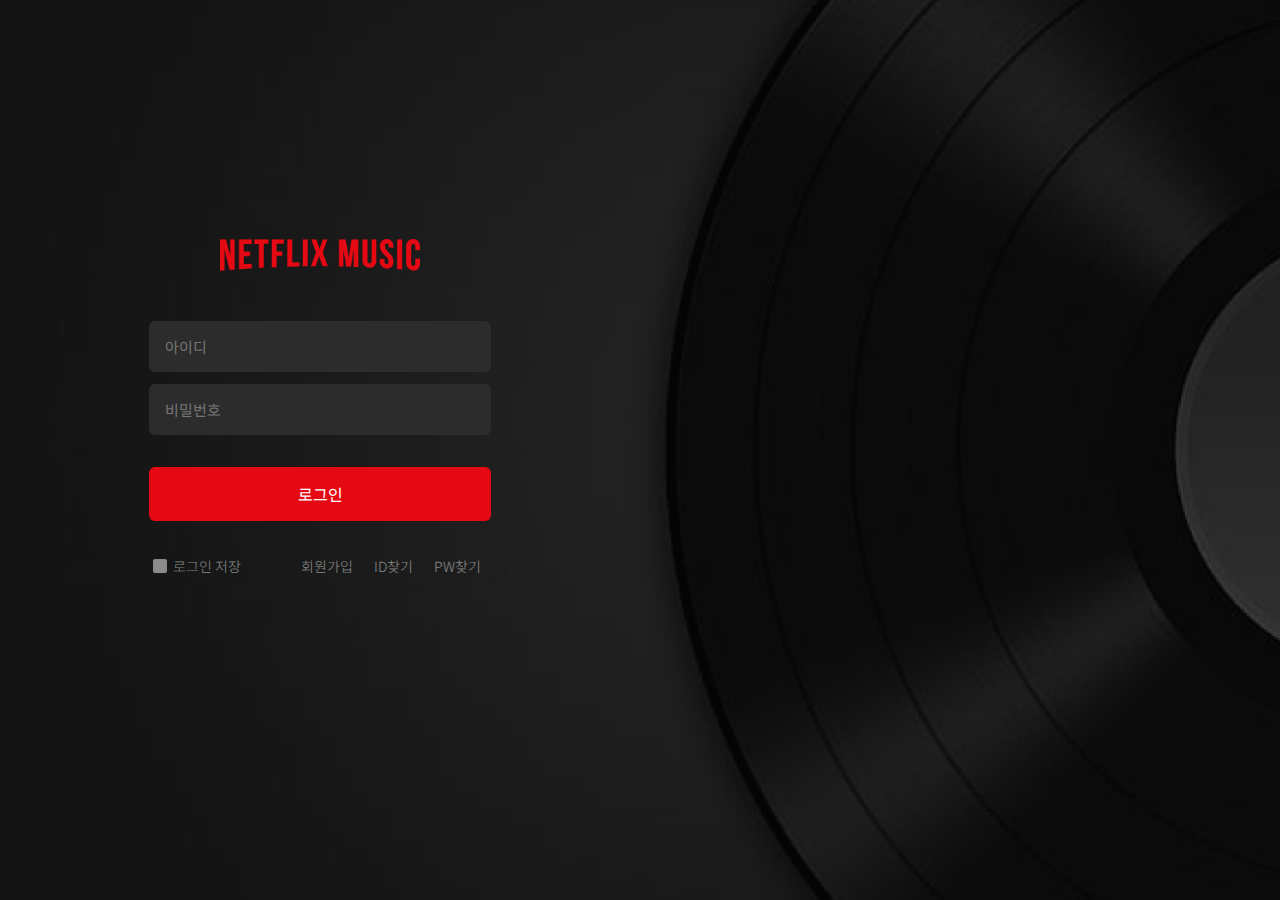
<file: index.html>
<!DOCTYPE html>
<html lang="en">
  <head>
    <meta charset="UTF-8" />
    <meta http-equiv="X-UA-Compatible" content="IE=edge" />
    <meta name="viewport" content="width=device-width, initial-scale=1.0" />
    <title>Netflix Music</title>
    
    <!-- Open Graph -->
    <meta property="og:type" content="website" />
    <meta property="og:site_name" content="Netflix Music" />
    <meta property="og:title" content="Netflix Music" />
    <meta property="og:description" content="넷플릭스 음악 시장에 도전하다" />
    <meta property="og:image" content="./favicon.png" />
    <meta property="og:url" content="" />
    <!-- Twitter Card -->
    <meta property="twitter:type" content="website" />
    <meta property="twiter:sitename" content="Netflix Music" />
    <meta property="twitter:title" content="Netflix Music"/>
    <meta property="twitter:description" content="넷플릭스 음악 시장에 도전하다" />
    <meta property="twitter:image" content="./favicon.png" />
    <meta property="twitter:url" content="" />
    
    <!-- ICONS -->
    <link
      rel="stylesheet"
      href="https://fonts.googleapis.com/css2?family=Material+Symbols+Outlined:opsz,wght,FILL,GRAD@48,400,1,0"
    />
    
    <!-- Jquery -->
    <script defer src="https://code.jquery.com/jquery-3.6.3.js" integrity="sha256-nQLuAZGRRcILA+6dMBOvcRh5Pe310sBpanc6+QBmyVM=" crossorigin="anonymous"> </script>
    <!-- login js -->
    <script defer src="./js/login.js"></script>
    <!-- main css -->
    <link rel="stylesheet" href="./scss/style.css" />
    <link rel="stylesheet" href="./scss/media.css" />
    <!-- favicon -->
    <link rel="icon" href="./favicon.png" />
    
  </head>


  <body>
  <!-- section -->
  <div class="login-wrap">
    <div class="left">
      <div class="login-box">
        <img src="./img/netflix_logo/nav_logo/netflixMusic_logo@2x.png" alt=""/>
        <input type="email" placeholder="아이디" class="login-id" />
        <br/>
        <input type="password" placeholder="비밀번호" class="login-pw" />
        <div class="allText"></div>
        <input type="submit" class="login-btn" value="로그인"/>
        <div class="login-checkBox">
          <p>
            <input type="checkbox" id="check1">
            <label for="check1"></label>
            <label for="check1" id="check-text">로그인 저장</label>
          </p>
          <div class="join">
            <a href="./join.html" class="join-href">
              회원가입
            </a>
            <a href="javiscrip:void(0)" class="join-href">
              ID찾기
            </a>
            <a href="javiscrip:void(0)" class="join-href">
              PW찾기
            </a>
          </div>
        </div>
        
        <!-- <div class="login-text">
          <span>Netflix Music 회원이 아닌가요?</span>
          <a href="#">지금 가입하기</a>
        </div> -->
      </div>
    </div>
    <div class="right"></div>
  </div>
  </body>
</html>
</file>
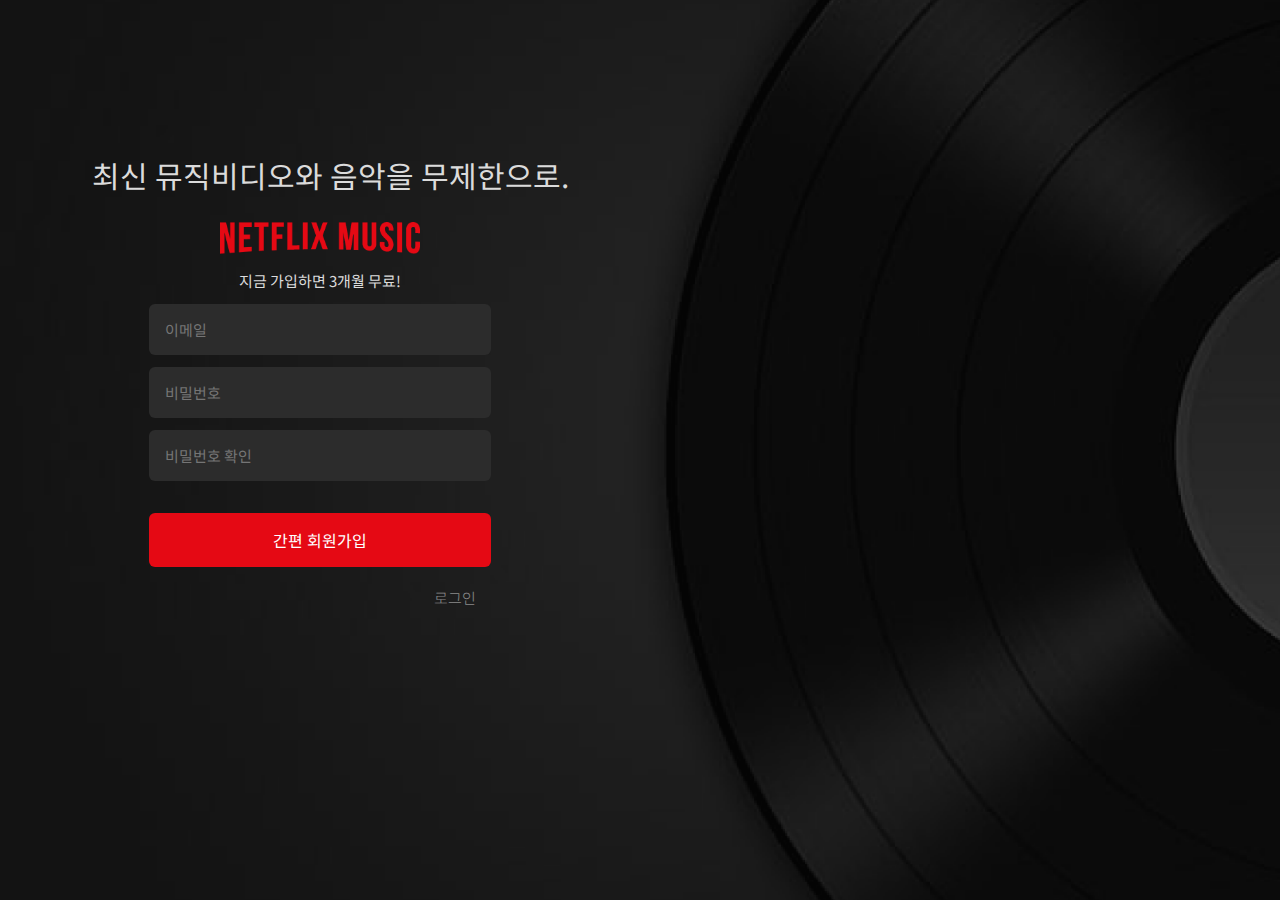
<file: join.html>
<!DOCTYPE html>
<html lang="en">
  <head>
    <meta charset="UTF-8" />
    <meta http-equiv="X-UA-Compatible" content="IE=edge" />
    <meta name="viewport" content="width=device-width, initial-scale=1.0" />
    <title>Netflix Music</title>

    <link rel="icon" href="./favicon.png" />
    <!-- Jquery -->
    <script defer src="https://code.jquery.com/jquery-3.6.3.js" integrity="sha256-nQLuAZGRRcILA+6dMBOvcRh5Pe310sBpanc6+QBmyVM=" crossorigin="anonymous"> </script>
    <!-- ICONS -->
    <link
      rel="stylesheet"
      href="https://fonts.googleapis.com/css2?family=Material+Symbols+Outlined:opsz,wght,FILL,GRAD@48,400,1,0"
    />
    <!-- BOOTSTRAP -->
    <link href="https://cdn.jsdelivr.net/npm/bootstrap@5.3.0-alpha1/dist/css/bootstrap.min.css" rel="stylesheet" integrity="sha384-GLhlTQ8iRABdZLl6O3oVMWSktQOp6b7In1Zl3/Jr59b6EGGoI1aFkw7cmDA6j6gD" crossorigin="anonymous">
    <script defer src="https://cdn.jsdelivr.net/npm/bootstrap@5.3.0-alpha1/dist/js/bootstrap.bundle.min.js" integrity="sha384-w76AqPfDkMBDXo30jS1Sgez6pr3x5MlQ1ZAGC+nuZB+EYdgRZgiwxhTBTkF7CXvN" crossorigin="anonymous"></script>
    <!-- login js -->
    <script defer src="./js/join.js"></script>


    <!-- main css -->
    <link rel="stylesheet" href="./scss/style.css" />
    <link rel="stylesheet" href="./scss/media.css" />
    <link rel="stylesheet" href="./scss/joinMedia.css" />

  </head>
  <body>
  <!-- section -->
  <div class="login-wrap">
    <div class="left">
      <p class="join-title">최신 뮤직비디오와 음악을 무제한으로.</p>
      <p class="join-ad">지금 가입하면 3개월 무료!</p>
      <div class="login-box">
    
       <form id="join-form">
        <img src="./img/netflix_logo/nav_logo/netflixMusic_logo@2x.png" alt=""/>
        <input type="email" placeholder="이메일" class="login-id" name="id"/>
        <br/>
        <input type="password" placeholder="비밀번호" class="login-pw" id="password__input" name="password"/>
        <br/>
        <input type="password" placeholder="비밀번호 확인" class="login-pw" id="password__check" name="password2"/>

        <div class="allText"></div>


        <input type="submit" class="login-btn" id= "join__confirm" value="간편 회원가입"/>

       </form> 
        
       
        <div class="login-checkBox">
          <a href="./login.html" class="return-login">
            로그인
          </a>
        </div>
        
        <!-- <div class="login-text">
          <span>Netflix Music 회원이 아닌가요?</span>
          <a href="#">지금 가입하기</a>
        </div> -->
      </div>
    </div>
    <div class="right"></div>
  </div>

    <!-- modal wrong pw -->
    <div id="pw_modal-wrongPw" class="pw__modal">
      <div class="pw_modal-window">
        <div class="pw_content">
            <div class="info-sub password-miss">
             비밀번호가 일치하지 않습니다.
            </div>
            <div class="detail-button pwMissBtn">
              <a class="modalTrack-PlayBtn rePassword" href="./join.html">다시 입력</a>
            </div>
        </div>
      </div>
    </div>

    <!-- modal empty -->
    <div id="pw_modal-empty" class="pw__modal">
      <div class="pw_modal-window">
        <div class="pw_content">
            <div class="info-sub password-miss">
             필수 정보를 모두 입력해 주세요.
            </div>
            <div class="detail-button pwMissBtn">
              <a class="modalTrack-PlayBtn rePassword" href="./join.html">다시 입력</a>
            </div>
        </div>
      </div>
    </div>

    <!-- modal empty -->
    <div id="pw_modal-wrongEmail" class="pw__modal">
      <div class="pw_modal-window">
        <div class="pw_content">
            <div class="info-sub password-miss">
             이메일 형식이 잘못 되었습니다.
            </div>
            <div class="detail-button pwMissBtn">
              <a class="modalTrack-PlayBtn rePassword" href="./join.html">다시 입력</a>
            </div>
        </div>
      </div>
    </div>

     <!-- modal confirm -->
     <div id="pw_modal-joinConfirm" class="pw__modal">
      <div class="pw_modal-window">
        <div class="pw_content">
            <div class="info-sub password-miss">
             가입이 완료되셨습니다.
            </div>
            <div class="detail-button pwMissBtn">
              <a class="modalTrack-PlayBtn rePassword" href="./login.html">로그인</a>
            </div>
        </div>
      </div>
    </div>

  </body>
</html>
</file>
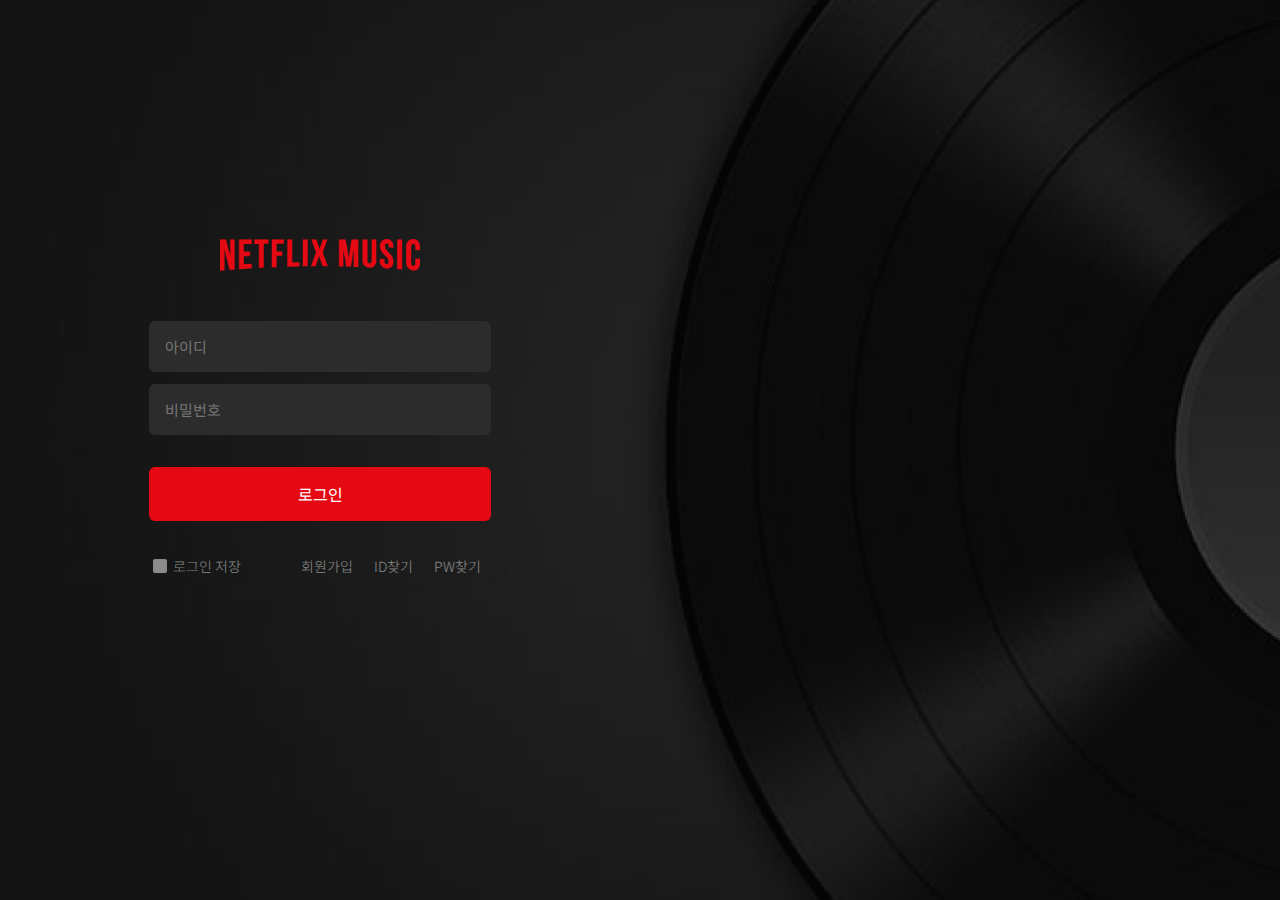
<file: login.html>
<!DOCTYPE html>
<html lang="en">
  <head>
    <meta charset="UTF-8" />
    <meta http-equiv="X-UA-Compatible" content="IE=edge" />
    <meta name="viewport" content="width=device-width, initial-scale=1.0" />
    <title>Netflix Music</title>
    <!-- ICONS -->
    <link
      rel="stylesheet"
      href="https://fonts.googleapis.com/css2?family=Material+Symbols+Outlined:opsz,wght,FILL,GRAD@48,400,1,0"
    />
    <!-- login js -->
    <script defer src="./js/login.js"></script>
    <!-- main css -->
    <link rel="stylesheet" href="./scss/style.css" />
    <link rel="stylesheet" href="./scss/media.css" />
    <link rel="icon" href="./favicon.png" />
    
  </head>


  <body>
  <!-- section -->
  <div class="login-wrap">
    <div class="left">
      <div class="login-box">
        <img src="./img/netflix_logo/nav_logo/netflixMusic_logo@2x.png" alt=""/>
        <input type="email" placeholder="아이디" class="login-id" />
        <br/>
        <input type="password" placeholder="비밀번호" class="login-pw" />
        <div class="allText"></div>
        <input type="submit" class="login-btn" value="로그인"/>
        <div class="login-checkBox">
          <p>
            <input type="checkbox" id="check1">
            <label for="check1"></label>
            <label for="check1" id="check-text">로그인 저장</label>
          </p>
          <div class="join">
            <a href="./join.html" class="join-href">
              회원가입
            </a>
            <a href="javiscrip:void(0)" class="join-href">
              ID찾기
            </a>
            <a href="javiscrip:void(0)" class="join-href">
              PW찾기
            </a>
          </div>
        </div>
        
        <!-- <div class="login-text">
          <span>Netflix Music 회원이 아닌가요?</span>
          <a href="#">지금 가입하기</a>
        </div> -->
      </div>
    </div>
    <div class="right"></div>
  </div>
  </body>
</html>
</file>
<file: scss/style.css>
@charset "UTF-8";
@import url("https://fonts.googleapis.com/css2?family=Noto+Sans+KR:wght@100;300;400;500;700;900&display=swap");
@import url("https://fonts.googleapis.com/css2?family=Noto+Sans+KR:wght@100;300;400;500;700;900&display=swap");
body {
  background-color: black;
}

.inner {
  position: relative;
  padding: 0 75px;
  width: 100%;
}

* {
  margin: 0;
  padding: 0;
  box-sizing: border-box;
}

ul, ol {
  list-style: none;
}

a {
  text-decoration: none;
}

* {
  margin: 0;
  padding: 0;
  box-sizing: border-box;
}

ul, ol {
  list-style: none;
}

a {
  text-decoration: none;
}

body {
  font-family: "Noto Sans KR", sans-serif;
  color: #ffffff;
}

input {
  all: unset;
}

header {
  position: absolute;
  width: 100%;
  height: 60px;
  display: flex;
  z-index: 999;
}
header .inner {
  position: fixed;
  top: 0px;
  width: 100%;
  height: inherit;
  padding: 0px 75px;
  transition: 0.3s;
  transition-timing-function: ease;
  background: linear-gradient(rgba(0, 0, 0, 0.7), rgba(0, 0, 0, 0));
}
header .header__logo {
  display: inline-block;
  position: absolute;
  top: 50%;
  transform: translateY(-50%);
  width: 300px;
}
header img {
  position: absolute;
  top: 50%;
  transform: translateY(-50%);
  width: 42%;
}

.menus {
  position: absolute;
  top: 50%;
  transform: translateY(-50%);
  left: 170px;
  display: flex;
  width: 150px;
  justify-content: space-around;
  margin-left: 70px;
}
.menus a {
  color: #ffffff;
  font-size: 15px;
}
.menus a:hover {
  color: #bcbcbc;
}

.mobile-menus {
  display: none;
  position: absolute;
  top: 50%;
  transform: translateY(-50%);
  left: 120px;
  z-index: 999;
}
.mobile-menus .btn.btn-danger {
  background: linear-gradient(rgba(0, 0, 0, 0.7), rgba(0, 0, 0, 0));
  border-color: #3c3c3c;
  font-size: 12px;
}
.mobile-menus .mobile-dropDownMenu {
  background-color: rgba(0, 0, 0, 0.8);
  font-size: 14px;
  line-height: 28px;
  font-weight: 300;
  border-radius: 1px;
  border: 0.5px solid #3c3c3c;
}
.mobile-menus .mobile-dropDownMenu li a {
  color: #ffffff;
}

.ex-menu {
  display: flex;
  position: absolute;
  align-items: center;
  top: 50%;
  transform: translateY(-50%);
  right: 90px;
  width: 300px;
  height: 30px;
}
.ex-menu .search {
  position: absolute;
  top: 50%;
  right: 120px;
  transform: translateY(-50%);
  width: 0;
  height: 30px;
  z-index: 1;
  margin-right: 20px;
  transition: 0.5s;
  transform-origin: right;
  transition-timing-function: ease;
  z-index: 1;
  color: #ffffff;
  font-size: 15px;
  text-indent: 2rem;
}
.ex-menu .search::-moz-placeholder {
  font-size: 12px;
  text-align: left;
  color: rgba(188, 188, 188, 0.8);
}
.ex-menu .search::placeholder {
  font-size: 12px;
  text-align: left;
  color: rgba(188, 188, 188, 0.8);
}
.ex-menu .search.on {
  width: 200px;
  background-color: rgba(0, 0, 0, 0.5);
  border: 1px solid #ffffff;
}
.ex-menu .search__icon {
  position: absolute;
  top: 50%;
  transform: translateY(-50%);
  left: 160px;
  transition: 0.5s;
  transform-origin: right;
  transition-timing-function: ease;
  z-index: 3;
}
.ex-menu .search__icon.on {
  left: -35px;
}
.ex-menu .mobile__check {
  visibility: hidden;
  opacity: 0;
  position: absolute;
  left: 60px;
  top: 3px;
  bottom: 0;
  margin: auto;
  z-index: 3;
}
.ex-menu .mobile__check #mobile-check {
  font-size: 25px;
}
.ex-menu .pop-up {
  position: absolute;
  top: 50%;
  transform: translateY(-50%);
  right: 78px;
  cursor: pointer;
}
.ex-menu .pop-up:hover div:nth-child(2) {
  visibility: visible;
  opacity: 1;
}
.ex-menu .pop-up .pop-up__contain {
  position: absolute;
  visibility: hidden;
  opacity: 0;
  top: -3px;
  transition: 0.3s;
  transition-timing-function: ease;
}
.ex-menu .pop-up .pop-up__contain #pop-up__deco {
  position: absolute;
  transform: rotate(180deg);
  top: 30px;
  left: -5px;
  z-index: 2;
  font-size: 25px;
}
.ex-menu .pop-up .pop-up__contain .pop-up__board {
  position: absolute;
  top: 44px;
  width: 400px;
  height: 150px;
  left: -370px;
  background-color: rgba(0, 0, 0, 0.8);
  border: 0.5px solid #3c3c3c;
  border-top: 2px solid white;
  border-radius: 1px;
  font-size: 14px;
  text-align: center;
  line-height: 150px;
  color: rgba(190, 190, 190, 0.8);
}
.ex-menu .pop-up .pop-up__contain .pop-up__board:hover {
  background-color: rgba(0, 0, 0, 0.9);
}
.ex-menu a {
  color: #ffffff;
}
.ex-menu .login {
  position: absolute;
  top: 50%;
  transform: translateY(-50%);
  width: 30px;
  height: 30px;
  right: 10px;
  border-radius: 5px;
  background-image: url("../img/netflix_logo/nav_logo/netflixMusic_default-login.png");
  background-size: cover;
  background-position: center;
  cursor: pointer;
}
.ex-menu .login:hover ~ #login__arrow {
  transform: rotate(-180deg);
}
.ex-menu .login:hover > .login__submenus {
  visibility: visible;
  opacity: 1;
}
.ex-menu .login .login__submenus {
  position: absolute;
  top: 28px;
  opacity: 0;
  visibility: hidden;
  transition: 0.2s;
  transition-timing-function: ease;
}
.ex-menu .login .login__submenus #login__submenus__deco {
  position: absolute;
  transform: rotate(180deg);
  top: 5.5px;
  z-index: 2;
  font-size: 25px;
}
.ex-menu .login .login__submenus .login__contents__contain {
  position: absolute;
  width: 200px;
  height: 430px;
  transform: translateX(-150px);
  margin-top: 20px;
  background-color: rgba(0, 0, 0, 0.8);
  font-size: 12px;
  font-weight: 300;
  border-radius: 1px;
  border: 0.5px solid #3c3c3c;
}
.ex-menu .login .login__submenus .login__contents__contain .login__submenus__list {
  padding-left: 0px;
}
.ex-menu .login .login__submenus .login__contents__contain .login__submenus__list .submenus__first {
  padding-bottom: 10px;
  padding-left: 20px;
  padding-right: 20px;
  padding-top: 10px;
  transform: translateX(-25px);
}
.ex-menu .login .login__submenus .login__contents__contain .login__submenus__list .submenus__first li {
  display: flex;
  align-items: center;
  margin-bottom: 20px;
}
.ex-menu .login .login__submenus .login__contents__contain .login__submenus__list .submenus__first li .login-sub {
  width: 30px;
  height: 30px;
  right: 10px;
  margin-right: 10px;
  border-radius: 5px;
  background-size: cover;
  background-position: center;
  cursor: pointer;
}
.ex-menu .login .login__submenus .login__contents__contain .login__submenus__list .submenus__first li .login-sub:hover ~ p {
  text-decoration: underline;
}
.ex-menu .login .login__submenus .login__contents__contain .login__submenus__list .submenus__first li p {
  margin-bottom: 0 !important;
  cursor: pointer;
}
.ex-menu .login .login__submenus .login__contents__contain .login__submenus__list .submenus__first li p:hover {
  text-decoration: underline;
}
.ex-menu .login .login__submenus .login__contents__contain .login__submenus__list .submenus__second {
  padding-left: 20px;
  padding-right: 20px;
  transform: translateX(-25px);
}
.ex-menu .login .login__submenus .login__contents__contain .login__submenus__list .submenus__second li {
  display: flex;
  align-items: center;
  margin-bottom: 10px;
}
.ex-menu .login .login__submenus .login__contents__contain .login__submenus__list .submenus__second li #pen-icon {
  margin-right: 15px;
}
.ex-menu .login .login__submenus .login__contents__contain .login__submenus__list .submenus__second li #switch_account {
  margin-right: 15px;
}
.ex-menu .login .login__submenus .login__contents__contain .login__submenus__list .submenus__second li #account {
  margin-right: 15px;
}
.ex-menu .login .login__submenus .login__contents__contain .login__submenus__list .submenus__second li #question {
  margin-right: 15px;
}
.ex-menu .login .login__submenus .login__contents__contain .login__submenus__list .submenus__second li a {
  cursor: pointer;
}
.ex-menu .login .login__submenus .login__contents__contain .login__submenus__list .submenus__second li a:hover ~ a {
  text-decoration: underline;
}
.ex-menu .login .login__submenus .login__contents__contain .login__submenus__list .submenus__second li a {
  cursor: pointer;
}
.ex-menu .login .login__submenus .login__contents__contain .login__submenus__list .submenus__second li a:hover {
  text-decoration: underline;
}
.ex-menu .login .login__submenus .login__contents__contain .login__submenus__list .submenus__third {
  display: flex;
  justify-content: center;
  align-items: center;
  font-size: 14px;
  border-top: 0.5px solid rgba(255, 255, 255, 0.5);
  padding: 15px;
}
.ex-menu .login .login__submenus .login__contents__contain .login__submenus__list .submenus__third a:hover ~ .logoout__text {
  text-decoration: underline;
}
.ex-menu .login .login__submenus .login__contents__contain .login__submenus__list .submenus__third a .logout__logo {
  width: 20px;
  height: 20px;
  transform: translateX(2px);
  background-size: contain;
  background-repeat: no-repeat;
  background-image: url("../img/netflix_logo/intro_logo/intro_netflix_logo.png");
}
.ex-menu .login .login__submenus .login__contents__contain .login__submenus__list .submenus__third .logoout__text {
  display: block;
}
.ex-menu .login .login__submenus .login__contents__contain .login__submenus__list .submenus__third .logoout__text:hover {
  text-decoration: underline;
}
.ex-menu #login__arrow {
  position: absolute;
  right: -15px;
  transition: 0.3s;
  transition-timing-function: ease;
}

.non-padding {
  padding-left: 0px;
  padding-right: 0px;
  position: relative;
  top: 0;
  left: 0;
  width: 100%;
  height: 700px;
}

main {
  background-color: black;
  overflow: hidden;
}
main .section1 .inner .bannerSwiper {
  overflow: hidden;
  width: 100%;
  height: 700px;
}
main .section1 .inner .bannerSwiper .swiper-wrapper .swiper-slide {
  width: 100%;
  height: 700px;
  text-align: center;
  font-size: 18px;
  background: #fff;
  display: flex;
  justify-content: start;
  align-items: center;
  background-position: center;
  background-size: cover;
  background-repeat: no-repeat;
  background-image: inherit;
}
main .section1 .inner .bannerSwiper .swiper-wrapper .swiper-slide:nth-child(1) {
  background-image: url("../img/main_banner/main_banner1.png");
}
main .section1 .inner .bannerSwiper .swiper-wrapper .swiper-slide:nth-child(2) {
  background-image: url("../img/main_banner/main_banner2@2x.png");
}
main .section1 .inner .bannerSwiper .swiper-wrapper .swiper-slide:nth-child(3) {
  background-image: url("../img/main_banner/main_banner3@2x.png");
}
main .section1 .inner .bannerSwiper .swiper-wrapper .swiper-slide:nth-child(4) {
  background-image: url("../img/main_banner/main_banner4@2x.png");
}
main .section1 .inner .bannerSwiper .swiper-wrapper .swiper-slide .video__container {
  opacity: 0;
  visibility: hidden;
  position: absolute;
  width: 100%;
  height: 700px;
  overflow: hidden;
  transition: 1s;
  transition-timing-function: ease;
}
main .section1 .inner .bannerSwiper .swiper-wrapper .swiper-slide .video__container .video_scope {
  position: absolute;
  top: -10px;
  min-width: 1600px;
  z-index: 1;
  left: 50%;
  transform: translate(-50%, -120px);
}
main .section1 .inner .bannerSwiper .swiper-wrapper .swiper-slide .banner-box {
  text-align: left;
  display: block;
  z-index: 999;
  padding: 80px;
}
main .section1 .inner .bannerSwiper .swiper-wrapper .swiper-slide .banner-box .main-banner-title {
  font-size: 70px;
  font-weight: 800;
  color: #fff;
  margin-bottom: 24px;
  letter-spacing: -0.25px;
}
main .section1 .inner .bannerSwiper .swiper-wrapper .swiper-slide .banner-box span {
  font-size: 16px;
  font-weight: 500;
  color: #fff;
}
main .section1 .inner .bannerSwiper .swiper-wrapper .swiper-slide .banner-box p {
  font-size: 14px;
  font-weight: 300;
  color: #e6e6e6;
  margin: 12px 0 30px 0;
  line-height: 1.25rem;
}
main .section1 .inner .bannerSwiper .swiper-wrapper .swiper-slide .banner-box .btn-box {
  display: block;
}
main .section1 .inner .bannerSwiper .swiper-wrapper .swiper-slide .banner-box .btn-box .btn {
  padding: 12px 20px;
  border-radius: 6px;
  font-size: 14px;
  border: none;
}
main .section1 .inner .bannerSwiper .swiper-wrapper .swiper-slide .banner-box .btn-box .btn--play {
  background-color: #e50914;
  color: #fff;
  margin-right: 6px;
}
main .section1 .inner .bannerSwiper .swiper-wrapper .swiper-slide .banner-box .btn-box .btn--detail {
  background-color: #383131;
  color: #fff;
}
main .section1 .inner .bannerSwiper .swiper-wrapper .swiper-slide .banner-box .muted-control-container {
  position: absolute;
  right: 0;
  opacity: 0;
  transition: 1s;
  transition-delay: 1.5s;
}
main .section1 .inner .bannerSwiper .swiper-wrapper .swiper-slide .banner-box .muted-control-container .circle-deco {
  position: absolute;
  display: flex;
  visibility: hidden;
  justify-content: center;
  align-items: center;
  border: 3px solid white;
  border-radius: 50%;
  bottom: -100px;
  right: 100px;
  cursor: pointer;
}
main .section1 .inner .bannerSwiper .swiper-wrapper .swiper-slide .banner-box .muted-control-container .circle-deco .material-symbols-outlined {
  font-size: 70px;
  transform: scale(0.95);
  cursor: pointer;
}
main .section1 .inner .bannerSwiper .swiper-wrapper .swiper-slide .banner-box .muted-control-container .circle-deco:hover {
  background-color: rgba(214, 214, 214, 0.5);
  border-radius: 50%;
}
main .section1 .inner .bannerSwiper .swiper-wrapper .swiper-slide .banner-box .muted-control-container .circle-deco.on {
  visibility: visible;
  opacity: 1;
}
main .section1 .inner .bannerSwiper .swiper-wrapper .swiper-slide .banner-box .replay-control-container {
  position: absolute;
  right: 0;
  opacity: 0;
  visibility: hidden;
}
main .section1 .inner .bannerSwiper .swiper-wrapper .swiper-slide .banner-box .replay-control-container.on {
  visibility: visible;
  opacity: 1;
}
main .section1 .inner .bannerSwiper .swiper-wrapper .swiper-slide .banner-box .replay-control-container.on:hover > .replay-deco {
  background-color: rgba(214, 214, 214, 0.5);
  border-radius: 50%;
}
main .section1 .inner .bannerSwiper .swiper-wrapper .swiper-slide .banner-box .replay-control-container.on .replay-deco {
  position: absolute;
  display: flex;
  justify-content: center;
  align-items: center;
  border: 3px solid white;
  border-radius: 50%;
  bottom: -10px;
  right: 100px;
  transition: 0.5s;
  cursor: pointer;
  transform: rotate(90deg);
}
main .section1 .inner .bannerSwiper .swiper-wrapper .swiper-slide .banner-box .replay-control-container.on .replay-deco #replay__btn {
  font-size: 70px;
  cursor: pointer;
}
main .section1 .swiper-button-next,
main .section1 .swiper-button-prev {
  color: #dedede;
}
main .section1 .swiper-pagination-bullet-active {
  background-color: #e50914 !important;
}
main .section2 .inner {
  position: relative;
  left: 0;
  width: 100%;
  height: 200px;
}
main .section2 .chart {
  position: relative;
  top: 0;
  height: 100%;
}
main .section2 .chart .main-title {
  position: absolute;
  font-size: 35px;
  padding: 20px;
}
main .section2 .chart .sub .sub__detail {
  position: absolute;
  width: 100%;
  top: 100px;
}
main .section2 .chart .sub .sub__detail ul {
  display: flex;
  align-items: center;
  flex-wrap: wrap;
  padding-left: 0px;
}
main .section2 .chart .sub .sub__detail ul li {
  list-style: none;
  padding: 12px 20px;
  margin: 5px;
  letter-spacing: 1px;
  cursor: pointer;
  border: 1px solid var(--unnamed-color-707070);
  border: 1px solid #424242;
  border-radius: 6px;
  opacity: 1;
}
main .section2 .chart .sub .sub__detail ul li.active {
  background-color: #fff;
  color: black;
}
main .section2 .chart .sub .sub__detail .all-title {
  text-align: left;
  margin-top: 80px;
  font: normal normal bold 24px/29px Pretendard;
}
main .genre-zone {
  margin-top: 35px;
}
main .section3 .inner {
  position: relative;
  left: 0;
  width: 100%;
  height: 2200px;
}
main .section3 .inner .all-title {
  text-align: left;
  margin-top: 50px;
  font: normal normal bold 24px/29px Pretendard;
}
main .section3 .inner .swiper-zone {
  position: relative;
  width: 100%;
  height: 300px;
  display: flex;
  align-items: center;
}
main .section3 .inner .swiper-zone p {
  top: 20px;
}
main .section3 .inner .swiper-zone .albums {
  position: relative;
  width: 100%;
  height: 100%;
  z-index: 1;
}
main .section3 .inner .swiper-zone .albums .swiper-wrapper {
  gap: 30px !important;
  height: 300px;
  top: -10px;
  display: flex;
  align-items: center;
}
main .section3 .inner .swiper-zone .albums .swiper-wrapper .swiper-slide {
  width: 200px !important;
  align-items: center;
  padding-top: 50px;
}
main .section3 .inner .swiper-zone .albums .swiper-wrapper .swiper-slide:hover {
  transform: scale(1.5);
  transition: 0.5s;
  transition-delay: 0.5s;
  z-index: 999;
}
main .section3 .inner .swiper-zone .albums .swiper-wrapper .swiper-slide.hide {
  display: none;
}
main .section3 .inner .swiper-zone .albums .swiper-wrapper .swiper-slide .album-box {
  position: relative;
  width: 200px;
  min-width: 200px;
  min-height: 200px;
  display: block;
  align-items: center;
  background-position: center;
  background-size: cover;
  background-repeat: no-repeat;
  border-radius: 15px;
  transform-origin: center;
  cursor: pointer;
  z-index: 1;
}
main .section3 .inner .swiper-zone .albums .swiper-wrapper .swiper-slide .album-box .hoverBox {
  position: absolute;
  width: 100%;
  background: transparent linear-gradient(180deg, rgba(0, 0, 0, 0) 0%, #000000 105%) 0% 0% no-repeat padding-box;
  padding-left: 20px;
  height: 50px;
  bottom: 0;
  position: absolute;
  font-size: small;
  line-height: 1.2rem;
  transition: 0.5s;
}

.swiper-button-lock {
  display: block;
}

.swiper-button-prev.mainSwiper0,
.swiper-button-next.mainSwiper0 {
  top: 140px;
  color: white;
  opacity: 0.8;
  cursor: pointer;
}

.chartSwiper .swiper-button-next, .chartSwiper .swiper-button-prev {
  color: #dedede;
}
.chartSwiper .swiper-button-next.swiper-button-disabled,
.chartSwiper .swiper-button-prev.swiper-button-disabled {
  opacity: 0;
}

.top-title {
  margin-top: 100px;
}
.top-title .inner .title {
  font-size: 38px;
  font-weight: 500;
  color: white;
  margin-bottom: 65px;
}
.top-title .inner .sub-title {
  font-size: 22px;
  font-weight: 500;
  margin-bottom: 20px;
}

.chart-wrap .inner .row {
  display: flex;
}
.chart-wrap .inner .row .col {
  width: 100%;
  margin-right: 20px;
}
.chart-wrap .inner .row .col .chart-list {
  display: flex;
  position: relative;
  border-bottom: 1px solid #252525;
  width: 100%;
  height: 82px;
  padding: 15px 0px;
  cursor: pointer;
}
.chart-wrap .inner .row .col .chart-list .--album-img {
  min-width: 50px;
  min-height: 50px;
  background-color: #fff;
  border-radius: 4px;
  background-size: cover;
  background-position: center;
  background-repeat: no-repeat;
  background-image: url(../img/main_album/main_album1.png);
}
.chart-wrap .inner .row .col .chart-list .--album-img .beforeHover {
  display: none;
  position: absolute;
  width: 50px;
  height: 52px;
  left: 0;
  background-color: #000;
  opacity: 0.7;
  transition: 1s;
  cursor: pointer;
}
.chart-wrap .inner .row .col .chart-list .--album-img .beforeHover::before {
  display: block;
  content: "";
  position: absolute;
  z-index: 3;
  width: 0;
  height: 0;
  top: 17px;
  left: 17px;
  border-left: 16px solid #fff;
  border-top: 10px solid transparent;
  border-bottom: 10px solid transparent;
}
.chart-wrap .inner .row .col .chart-list .--num {
  padding: 0px 18px 0px 15px;
  font-size: 16px;
  font-weight: 400;
}
.chart-wrap .inner .row .col .chart-list .--text-box .album-title {
  font-size: 16px;
  line-height: 1.3rem;
  margin-bottom: 2px !important;
  overflow: hidden;
  text-overflow: ellipsis;
  display: -webkit-box;
  -webkit-line-clamp: 2;
  -webkit-box-orient: vertical;
}
.chart-wrap .inner .row .col .chart-list .--text-box .album-sub-title {
  font-size: 15px;
  font-weight: 300;
  margin-bottom: 0px !important;
  color: #888;
  overflow: hidden;
  text-overflow: ellipsis;
  display: -webkit-box;
  -webkit-line-clamp: 1;
  -webkit-box-orient: vertical;
}

.swiperChart-zone.inner {
  padding: 0px, 75px;
  margin-top: 80px;
}

.swiperChart-zone {
  position: relative;
  width: 100%;
  height: 300px;
  display: flex;
  align-items: center;
}
.swiperChart-zone p {
  position: absolute;
  top: -10px;
  font-size: 22px;
  font-weight: 500;
}
.swiperChart-zone .swiperChart__container {
  position: absolute;
  width: calc(100vw - 75px - 75px);
  height: 300px;
}
.swiperChart-zone .swiperChart__container .swiper-wrapper {
  gap: 50px;
}
.swiperChart-zone .swiperChart__container .swiper-wrapper .swiper-slide {
  display: flex;
  align-items: center;
  min-width: 265px;
  margin-right: 0px !important;
}
.swiperChart-zone .swiperChart__container .swiper-wrapper .swiper-slide.hide {
  display: none;
}
.swiperChart-zone .swiperChart__container .swiper-wrapper .swiper-slide .rank-wrapper {
  display: flex;
  align-items: center;
  justify-content: center;
}
.swiperChart-zone .swiperChart__container .swiper-wrapper .swiper-slide .rank-wrapper:hover > .album-box {
  transform: scale(1.5);
  transition: 0.5s;
  transition-delay: 0.3s;
  z-index: 9;
}
.swiperChart-zone .swiperChart__container .swiper-wrapper .swiper-slide .rank-wrapper .rank {
  position: static;
  font-size: 200px;
  z-index: 1;
  transform: translate(-5px, -5px);
  -webkit-text-stroke: 3px #6C6C6C;
  color: transparent;
  font-weight: 900;
  margin-bottom: 0px;
}
.swiperChart-zone .swiperChart__container .swiper-wrapper .swiper-slide .rank-wrapper .album-box {
  position: static;
  width: 170px;
  height: 170px;
  transform: translateX(-30px);
  display: block;
  align-items: center;
  background-position: center;
  background-size: cover;
  background-repeat: no-repeat;
  background-image: inherit;
  border-radius: 15px;
  transform-origin: center;
  cursor: pointer;
  z-index: 2;
}
.swiperChart-zone .swiperChart__container .swiper-wrapper .swiper-slide .rank-wrapper .album-box .hoverBox {
  position: absolute;
  width: 100%;
  background: transparent linear-gradient(180deg, rgba(0, 0, 0, 0) 0%, #000000 105%) 0% 0% no-repeat padding-box;
  padding-left: 20px;
  height: 50px;
  bottom: 0;
  position: absolute;
  font-size: small;
  line-height: 1.2rem;
  transition: 0.5s;
}
.swiperChart-zone .swiper-button-next, .swiperChart-zone .swiper-button-prev {
  color: #dedede;
}
.swiperChart-zone .swiper-button-next.swiper-button-disabled,
.swiperChart-zone .swiper-button-prev.swiper-button-disabled {
  opacity: 0;
}

#modal {
  visibility: hidden;
  display: flex;
  width: 100%;
  height: 100%;
  position: fixed;
  top: 0;
  z-index: 999;
  flex-direction: column;
  align-items: center;
  background: rgba(0, 0, 0, 0.5);
}
#modal .modal-window {
  transform: scale(0, 0);
  transition: 1s;
  background: #131313;
  border-radius: 20px;
  width: 750px;
  top: 5%;
  position: absolute;
  padding: 50px;
}
#modal .modal-window .close-area {
  width: 40px;
  height: 40px;
  position: absolute;
  display: inline;
  cursor: pointer;
  color: white;
  background-color: black;
  z-index: 1;
  right: 60px;
  top: 30px;
  border-radius: 50%;
  text-align: center;
  line-height: 40px;
  font-size: 25px;
}
#modal .modal-window .content {
  display: flex;
  margin-bottom: 60px;
}
#modal .modal-window .content .content-image {
  margin-right: 40px;
  min-width: 200px;
  height: 200px;
  border-radius: 10px;
  background-size: cover;
  background-position: center;
  background-repeat: no-repeat;
}
#modal .modal-window .content .content-text {
  color: #D1D1D1;
}
#modal .modal-window .content .content-text h2 {
  margin-bottom: 12px;
}
#modal .modal-window .content .content-text .singer {
  opacity: 0.8;
  margin-bottom: 8px;
}
#modal .modal-window .content .content-text .date {
  opacity: 0.5;
  margin-bottom: 28px;
  font-size: 15px;
  font-weight: 300;
}
#modal .modal-window .content .content-text .info {
  font-size: 14px;
  font-weight: 300;
  margin-bottom: 28px;
}
#modal .modal-window .content .content-text .info-sub {
  font-size: 14px;
  font-weight: 300;
}
#modal .modal-window .detail-button {
  position: relative;
  margin-bottom: 30px;
  display: flex;
}
#modal .modal-window .detail-button .modalTrack-PlayBtn {
  text-align: center;
  background-color: red;
  color: #FFFFFF;
  margin-right: 10px;
  border-radius: 10px;
  padding: 12px 20px;
  border-radius: 6px;
  font-size: 14px;
  border: none;
}
#modal .modal-window .detail-button .modalTrack-PlayBtn:hover {
  cursor: pointer;
  opacity: 0.8;
}
#modal .modal-window .detail-button .button2 {
  text-align: center;
  background-color: #383131;
  color: #FFFFFF;
  padding: 12px 20px;
  border-radius: 6px;
  font-size: 14px;
  border: none;
}
#modal .modal-window .detail-track {
  padding: 30px;
  background-color: #2c2c2c;
  position: relative;
  border-radius: 10px;
}
#modal .modal-window .detail-track .track-info {
  position: relative;
  height: 44px;
  line-height: 44px;
  color: white;
  display: flex;
  justify-content: space-between;
}
#modal .modal-window .detail-track .track-info .track-check {
  display: flex;
}
#modal .modal-window .detail-track .track-info .track-check input {
  all: revert !important;
  display: inline;
}
#modal .modal-window .detail-track .track-info .track-check .track-title {
  color: #fff;
  font-weight: 300;
  margin-left: 6px;
  overflow: hidden;
  text-overflow: ellipsis;
  display: -webkit-box;
  -webkit-line-clamp: 1;
  -webkit-box-orient: vertical;
}
#modal .modal-window .detail-track .track-info .track-check .track-title:hover {
  text-decoration: underline;
  cursor: pointer;
}
#modal .modal-window .detail-track .track-info .track-singer {
  color: #D1D1D1;
  opacity: 0.5;
}
#modal .modal-window .detail-track .track-info .track-time {
  color: #D1D1D1;
  opacity: 0.8;
  margin-right: 20px;
  font-weight: 300;
}

.hidden {
  display: none;
}

.audio-container {
  width: 100%;
  z-index: 999;
  position: fixed;
  bottom: 0;
  height: 80px;
  background-color: #131313;
  transform: scaleX(0);
  transition: 1.5s;
  visibility: hidden;
  transform-origin: left;
}
.audio-container .progress-container {
  background-color: #fff;
  width: 100%;
  cursor: pointer;
}
.audio-container .progress-container .progress {
  background-color: red;
  height: 4px;
  width: 0%;
  border-radius: 5px;
  transition: width 0.1s linear;
}
.audio-container ul.control {
  width: 200px;
  height: 100%;
  color: white;
  display: flex;
  justify-content: space-around;
  line-height: 80px;
  align-items: center;
  margin: auto;
}
.audio-container ul.control li {
  cursor: pointer;
}
.audio-container ul.control li.play {
  transform: scale(2);
}
.audio-container ul.control li.pause {
  transform: scale(2);
}
.audio-container .audio-album {
  position: absolute;
  top: 19px;
  left: 75px;
  display: flex;
  align-items: center;
}
.audio-container .audio-album .audio-album-img {
  border-radius: 4px;
  margin-right: 12px;
  min-width: 40px;
  height: 40px;
  background-size: cover;
  background-position: center;
  background-repeat: no-repeat;
}
.audio-container .audio-album .album-title {
  margin-bottom: 0px !important;
  overflow: hidden;
  text-overflow: ellipsis;
  display: -webkit-box;
  -webkit-line-clamp: 1;
  -webkit-box-orient: vertical;
}
.audio-container .audio-album .album-sub-title {
  font-size: 14px;
  font-weight: 300;
  opacity: 0.6;
  margin-bottom: 0px !important;
}

.login-wrap {
  display: flex;
  width: 100vw;
  height: 100vh;
  background-image: url(../img/main_banner/login_bg@2x.png);
  background-position: center;
  background-repeat: no-repeat;
  background-size: cover;
}
.login-wrap .left {
  display: flex;
  align-items: center;
  justify-content: center;
  width: 100%;
  height: 100%;
}
.login-wrap .left .login-box {
  margin-bottom: 70px;
}
.login-wrap .left .login-box img {
  width: 200px;
  height: auto;
  display: block;
  margin: 0 auto 50px;
}
.login-wrap .left .login-box .login-id,
.login-wrap .left .login-box .login-pw {
  width: 310px;
  font-size: 15px;
  color: #fff;
  background-color: #2c2c2c;
  border-radius: 6px;
  margin-bottom: 12px;
  padding: 15px 16px;
}
.login-wrap .left .login-box .allText {
  font-size: 14px;
  font-weight: 300;
  margin-left: 5px;
  margin-bottom: 10px;
  opacity: 0.5;
}
.login-wrap .left .login-box .login-btn {
  padding: 15px 16px;
  margin-top: 10px;
  width: 310px;
  border-radius: 6px;
  font-size: 16px;
  text-align: center;
  background-color: #e50914;
  color: #fff;
  cursor: pointer;
}
.login-wrap .left .login-box .login-btn:hover {
  background-color: #c2020c;
  color: #bfbfbf;
}
.login-wrap .left .login-checkBox {
  display: flex;
  align-items: center;
  font-size: 14px;
  font-weight: 300;
  margin-top: 20px;
  color: rgba(255, 255, 255, 0.5);
}
.login-wrap .left .login-checkBox p {
  display: flex;
  align-items: center;
  cursor: pointer;
}
.login-wrap .left .login-checkBox p input[type=checkbox] {
  display: none;
}
.login-wrap .left .login-checkBox p input[type=checkbox] + label {
  display: inline-block;
  width: 14px;
  height: 14px;
  background-color: rgba(255, 255, 255, 0.5);
  border-radius: 2px;
  border: none;
  position: relative;
  margin-right: 6px;
  cursor: pointer;
}
.login-wrap .left .login-checkBox p input[id=check1]:checked + label::after {
  content: "✔";
  font-size: 13px;
  color: #000;
  width: 14px;
  height: 14px;
  text-align: center;
  position: absolute;
  left: 0;
  top: -3px;
}
.login-wrap .left .login-checkBox p #check-text {
  cursor: pointer;
}
.login-wrap .left .login-checkBox p #check-text:hover {
  color: rgba(255, 255, 255, 0.8);
  text-decoration: underline;
}
.login-wrap .left .login-checkBox .join {
  display: flex;
  width: 200px;
  height: 50px;
  justify-content: space-around;
  align-items: center;
  margin-left: 50px;
}
.login-wrap .left .login-checkBox .join .join-href {
  color: rgba(255, 255, 255, 0.5);
  font-size: 14px;
}
.login-wrap .left .login-checkBox .join .join-href:hover {
  color: rgba(255, 255, 255, 0.8);
  text-decoration: underline;
}
.login-wrap .left .login-checkBox .login-text {
  margin-top: 100px;
  font-size: 15px;
}
.login-wrap .left .login-checkBox .login-text span {
  color: rgba(255, 255, 255, 0.5);
  margin-right: 6px;
}
.login-wrap .left .login-checkBox .login-text a {
  color: #fff;
}
.login-wrap .right {
  width: 100%;
  height: 100%;
}

.join-title {
  position: absolute;
  margin-bottom: 550px;
  font-size: 30px;
  color: rgb(219, 219, 219);
  margin-left: 20px;
}

.join-ad {
  position: absolute;
  margin-bottom: 340px;
  font-size: 15px;
  color: rgb(219, 219, 219);
}

.login-wrap {
  display: flex;
  width: 100vw;
  height: 100vh;
  background-image: url(../img/main_banner/login_bg@2x.png);
  background-position: center;
  background-repeat: no-repeat;
  background-size: cover;
}
.login-wrap .left {
  display: flex;
  align-items: center;
  justify-content: center;
  width: 100%;
  height: 100%;
}
.login-wrap .left .login-checkBox {
  display: flex;
  align-items: center;
  justify-content: right;
  font-size: 14px;
  font-weight: 300;
  margin-top: 20px;
  color: rgba(255, 255, 255, 0.5);
}
.login-wrap .left .login-checkBox .return-login {
  margin-right: 15px;
  font-size: 15px;
  color: rgba(255, 255, 255, 0.5);
  z-index: 3;
}
.login-wrap .left .login-checkBox .return-login:hover {
  color: rgba(255, 255, 255, 0.8) !important;
  text-decoration: underline !important;
}
.login-wrap .left .login-checkBox img {
  width: 200px;
  height: auto;
  display: block;
  margin: 0 auto 50px;
}

#pw_modal-wrongPw {
  display: none;
  width: 100%;
  height: 100%;
  z-index: 999;
  flex-direction: column;
  align-items: center;
  background: rgba(0, 0, 0, 0.5);
}
#pw_modal-wrongPw .pw_modal-window {
  position: relative;
  top: 50px;
  background: #131313;
  border-radius: 20px;
  width: 500px;
  height: 150px;
  top: 30%;
  position: absolute;
  padding: 20px;
}
#pw_modal-wrongPw .pw_modal-window .pw_content {
  position: absolute;
  margin-bottom: 60px;
  right: 50%;
  transform: translate(50%);
}
#pw_modal-wrongPw .pw_modal-window .pw_content .password-miss {
  font-size: 18px;
  color: #D1D1D1;
}
#pw_modal-wrongPw .pw_modal-window .pw_content .pwMissBtn {
  position: absolute;
  margin-bottom: 30px;
  right: 50%;
  transform: translateX(50%);
  margin-top: 40px;
}
#pw_modal-wrongPw .pw_modal-window .pw_content .pwMissBtn .rePassword {
  text-align: center;
  background-color: red;
  color: #FFFFFF;
  margin-right: 10px;
  border-radius: 10px;
  padding: 12px 20px;
  border-radius: 6px;
  font-size: 14px;
  border: none;
}
#pw_modal-wrongPw .pw_modal-window .pw_content .pwMissBtn .rePassword:hover {
  cursor: pointer;
  opacity: 0.8;
}

#pw_modal-empty {
  display: none;
  width: 100%;
  height: 100%;
  z-index: 999;
  flex-direction: column;
  align-items: center;
  background: rgba(0, 0, 0, 0.5);
}
#pw_modal-empty .pw_modal-window {
  position: relative;
  top: 50px;
  background: #131313;
  border-radius: 20px;
  width: 500px;
  height: 150px;
  top: 30%;
  position: absolute;
  padding: 20px;
}
#pw_modal-empty .pw_modal-window .pw_content {
  position: absolute;
  margin-bottom: 60px;
  right: 50%;
  transform: translate(50%);
}
#pw_modal-empty .pw_modal-window .pw_content .password-miss {
  font-size: 18px;
  color: #D1D1D1;
}
#pw_modal-empty .pw_modal-window .pw_content .pwMissBtn {
  position: absolute;
  margin-bottom: 30px;
  right: 50%;
  transform: translateX(50%);
  margin-top: 40px;
}
#pw_modal-empty .pw_modal-window .pw_content .pwMissBtn .rePassword {
  text-align: center;
  background-color: red;
  color: #FFFFFF;
  margin-right: 10px;
  border-radius: 10px;
  padding: 12px 20px;
  border-radius: 6px;
  font-size: 14px;
  border: none;
}
#pw_modal-empty .pw_modal-window .pw_content .pwMissBtn .rePassword:hover {
  cursor: pointer;
  opacity: 0.8;
}

#pw_modal-wrongEmail {
  display: none;
  width: 100%;
  height: 100%;
  z-index: 999;
  flex-direction: column;
  align-items: center;
  background: rgba(0, 0, 0, 0.5);
}
#pw_modal-wrongEmail .pw_modal-window {
  position: relative;
  top: 50px;
  background: #131313;
  border-radius: 20px;
  width: 500px;
  height: 150px;
  top: 30%;
  position: absolute;
  padding: 20px;
}
#pw_modal-wrongEmail .pw_modal-window .pw_content {
  position: absolute;
  margin-bottom: 60px;
  right: 50%;
  transform: translate(50%);
}
#pw_modal-wrongEmail .pw_modal-window .pw_content .password-miss {
  font-size: 18px;
  color: #D1D1D1;
}
#pw_modal-wrongEmail .pw_modal-window .pw_content .pwMissBtn {
  position: absolute;
  margin-bottom: 30px;
  right: 50%;
  transform: translateX(50%);
  margin-top: 40px;
}
#pw_modal-wrongEmail .pw_modal-window .pw_content .pwMissBtn .rePassword {
  text-align: center;
  background-color: red;
  color: #FFFFFF;
  margin-right: 10px;
  border-radius: 10px;
  padding: 12px 20px;
  border-radius: 6px;
  font-size: 14px;
  border: none;
}
#pw_modal-wrongEmail .pw_modal-window .pw_content .pwMissBtn .rePassword:hover {
  cursor: pointer;
  opacity: 0.8;
}

#pw_modal-joinConfirm {
  display: none;
  width: 100%;
  height: 100%;
  z-index: 999;
  flex-direction: column;
  align-items: center;
  background: rgba(0, 0, 0, 0.5);
}
#pw_modal-joinConfirm .pw_modal-window {
  position: relative;
  top: 50px;
  background: #131313;
  border-radius: 20px;
  width: 500px;
  height: 150px;
  top: 30%;
  position: absolute;
  padding: 20px;
}
#pw_modal-joinConfirm .pw_modal-window .pw_content {
  position: absolute;
  margin-bottom: 60px;
  right: 50%;
  transform: translate(50%);
}
#pw_modal-joinConfirm .pw_modal-window .pw_content .password-miss {
  font-size: 18px;
  color: #D1D1D1;
}
#pw_modal-joinConfirm .pw_modal-window .pw_content .pwMissBtn {
  position: absolute;
  margin-bottom: 30px;
  right: 50%;
  transform: translateX(50%);
  margin-top: 40px;
}
#pw_modal-joinConfirm .pw_modal-window .pw_content .pwMissBtn .rePassword {
  text-align: center;
  background-color: red;
  color: #FFFFFF;
  margin-right: 10px;
  border-radius: 10px;
  padding: 10px 10px;
  border-radius: 6px;
  font-size: 14px;
  border: none;
}
#pw_modal-joinConfirm .pw_modal-window .pw_content .pwMissBtn .rePassword:hover {
  cursor: pointer;
  opacity: 0.8;
}

* {
  margin: 0;
  padding: 0;
  box-sizing: border-box;
}

ul, ol {
  list-style: none;
}

a {
  text-decoration: none;
}

body {
  font-family: "Noto Sans KR", sans-serif;
}

footer {
  position: relative;
  width: 100vw;
  background-color: #000000;
  color: #686868;
  padding: 30px 0px;
}
footer .inner .question {
  margin-bottom: 40px;
  font-size: 20px;
}
footer .inner .footer__menus {
  display: flex;
  justify-content: space-between;
}
footer .inner .footer__menus ul {
  padding: 0;
  margin-bottom: 50px;
}
footer .inner .footer__menus ul li {
  margin-bottom: 15px;
  font-size: 14px;
  cursor: pointer;
}
footer .inner .footer__menus ul li:hover {
  text-decoration: underline;
}
footer .inner .footer-bottom {
  font-size: 13px;
}
footer .inner .dropdown {
  margin-bottom: 40px;
}
footer .inner .dropdown .btn-secondary {
  background-color: #000000;
  border-color: #686868;
  color: #686868;
  padding: 8px;
  font-size: 15px;
  border-radius: 3px !important;
  transition: 0.1s !important;
}
footer .inner .dropdown .btn-secondary:hover {
  background-color: #2d2d2d !important;
}
footer .inner .dropdown .btn-secondary:active {
  color: #686868;
}
footer .inner .dropdown .dropdown-menu {
  background-color: #000000;
  border-color: #686868;
}
footer .inner .dropdown .dropdown-menu li a {
  color: #686868;
}
footer .inner .dropdown .dropdown-menu li a:hover {
  background-color: #2d2d2d !important;
}
footer .inner .company_info {
  font-size: 12px;
  line-height: 24px;
}

.login-wrap {
  display: flex;
  width: 100vw;
  height: 100vh;
  background-image: url(../img/main_banner/login_bg@2x.png);
  background-position: center;
  background-repeat: no-repeat;
  background-size: cover;
}
.login-wrap .left {
  display: flex;
  align-items: center;
  justify-content: center;
  width: 100%;
  height: 100%;
}
.login-wrap .left .login-box {
  margin-bottom: 70px;
}
.login-wrap .left .login-box img {
  width: 200px;
  height: auto;
  display: block;
  margin: 0 auto 50px;
}
.login-wrap .left .login-box .login-id,
.login-wrap .left .login-box .login-pw {
  width: 310px;
  font-size: 15px;
  color: #fff;
  background-color: #2c2c2c;
  border-radius: 6px;
  margin-bottom: 12px;
  padding: 15px 16px;
}
.login-wrap .left .login-box .allText {
  font-size: 14px;
  font-weight: 300;
  margin-left: 5px;
  margin-bottom: 10px;
  opacity: 0.5;
}
.login-wrap .left .login-box .login-btn {
  padding: 15px 16px;
  margin-top: 10px;
  width: 310px;
  border-radius: 6px;
  font-size: 16px;
  text-align: center;
  background-color: #e50914;
  color: #fff;
  cursor: pointer;
}
.login-wrap .left .login-box .login-btn:hover {
  background-color: #c2020c;
  color: #bfbfbf;
}
.login-wrap .left .login-checkBox {
  display: flex;
  align-items: center;
  font-size: 14px;
  font-weight: 300;
  margin-top: 20px;
  color: rgba(255, 255, 255, 0.5);
}
.login-wrap .left .login-checkBox p {
  display: flex;
  align-items: center;
  cursor: pointer;
}
.login-wrap .left .login-checkBox p input[type=checkbox] {
  display: none;
}
.login-wrap .left .login-checkBox p input[type=checkbox] + label {
  display: inline-block;
  width: 14px;
  height: 14px;
  background-color: rgba(255, 255, 255, 0.5);
  border-radius: 2px;
  border: none;
  position: relative;
  margin-right: 6px;
  cursor: pointer;
}
.login-wrap .left .login-checkBox p input[id=check1]:checked + label::after {
  content: "✔";
  font-size: 13px;
  color: #000;
  width: 14px;
  height: 14px;
  text-align: center;
  position: absolute;
  left: 0;
  top: -3px;
}
.login-wrap .left .login-checkBox p #check-text {
  cursor: pointer;
}
.login-wrap .left .login-checkBox p #check-text:hover {
  color: rgba(255, 255, 255, 0.8);
  text-decoration: underline;
}
.login-wrap .left .login-checkBox .join {
  display: flex;
  width: 200px;
  height: 50px;
  justify-content: space-around;
  align-items: center;
  margin-left: 50px;
}
.login-wrap .left .login-checkBox .join .join-href {
  color: rgba(255, 255, 255, 0.5);
  font-size: 14px;
}
.login-wrap .left .login-checkBox .join .join-href:hover {
  color: rgba(255, 255, 255, 0.8);
  text-decoration: underline;
}
.login-wrap .left .login-checkBox .login-text {
  margin-top: 100px;
  font-size: 15px;
}
.login-wrap .left .login-checkBox .login-text span {
  color: rgba(255, 255, 255, 0.5);
  margin-right: 6px;
}
.login-wrap .left .login-checkBox .login-text a {
  color: #fff;
}
.login-wrap .right {
  width: 100%;
  height: 100%;
}/*# sourceMappingURL=style.css.map */
</file>
<file: scss/media.css>
/* 모바일 사이즈 */
@media (min-width: 360px) and (max-width: 415px){

  /* inner */
  header .inner{
    padding: 0 20px;
  }
  .inner{
    padding: 0 20px;
  }
  /* header */
  header{
    height: 50px;
  }
  header img{
    width: 30%;
  }
  header .ex-menu .login{
    width: 20px;
    height: 20px;
  }

  header .menus{
    display: none;
  }

  header .ex-menu{
    right: 20px;
    width: 290px;
  }

  header #ex-menu-chart {
    margin-right: 20px !important;
  }

  header .ex-menu .pop-up{
    right: 65px;
  }
  /* 로그인 */
  .login-wrap .right{
    display: none;
  }
  /* 메인 */
  .non-padding{
    padding: 0px !important;
    height: 500px;
  }
  main .section1 .inner .bannerSwiper{
    height: 500px;
  }
  main .section1 .inner .bannerSwiper .swiper-wrapper .swiper-slide{
    height: 500px;
    align-items: end;
  }
  main .section1 .inner .bannerSwiper .swiper-wrapper .swiper-slide .banner-box{
    padding: 0 20px;
    padding-bottom: 70px;
  }
  main .section1 .inner .bannerSwiper .swiper-wrapper .swiper-slide .banner-box .main-banner-title{
    font-size: 40px;
  }
  main .section1 .inner .bannerSwiper .swiper-wrapper .swiper-slide .banner-box p{
    overflow: hidden;
    text-overflow: ellipsis;
    display: -webkit-box;
    -webkit-line-clamp: 3;
    -webkit-box-orient: vertical;
  }
  main .section1 .inner .bannerSwiper .swiper-wrapper .swiper-slide .banner-box .muted-control-container .circle-deco .material-symbols-outlined{
    font-size: 35px;
  }
  main .section1 .inner .bannerSwiper .swiper-wrapper .swiper-slide .banner-box .muted-control-container .circle-deco{
    right: 20px;
    bottom: 20px;
  }

  main .section1 .inner .bannerSwiper .swiper-wrapper .swiper-slide:nth-child(3){
    background-position: 60%;
  }

  main .section1 .swiper-button-next:after,
  main .section1 .swiper-button-prev:after{
    font-size: 30px;
  }
  main .section1 .swiper-button-next.swiper-button-disabled,
  main .section1 .swiper-button-prev.swiper-button-disabled {
    opacity: 0;
  }
  main .section1 .inner .bannerSwiper .swiper-wrapper .swiper-slide .banner-box .btn-box .btn{
    padding: 10px 15px;
  }
  main .section2 .chart .sub .sub__detail{
    top: 50px !important;
  }
  main .section2 .chart .sub .sub__detail ul{
    padding-left:0px;
  }
  main .section2 .chart .sub .sub__detail ul li{
    font-size: 14px;
    padding: 10px 15px;
  }
  main .section2 .chart .main-title{
    font-size: 30px;
    padding: 0px;
    margin-bottom: 0px;
  }
  main .section3 .inner{
    height: 1600px;
  }
  main .section3 .inner .swiper-zone .albums .swiper-wrapper{
    height: 210px;
    gap: 20px !important;
  }
  main .section3 .inner .swiper-zone .albums .swiper-wrapper .swiper-slide{
    width: 120px !important;
  }
  main .section3 .inner .swiper-zone .albums .swiper-wrapper .swiper-slide .album-box{
    width: 120px !important;
    min-width: 120px;
    min-height: 120px;
    border-radius: 12px;
  }
  main .section3 .inner .all-title{
    margin-top: 0px;
  }
  main .genre-zone {
    margin-top: 0px !important;
  }
  main .genre-zone p{
    padding-left: 20px !important;
    margin-bottom: 0px !important;
  }
  main .genre-zone p,
  main .section3 .inner .swiper-zone p {
    font-size: 22px !important;
    font-weight: 500 !important;
  }
  main .swiper-button-prev.mainSwiper0, .swiper-button-next.mainSwiper0{
    top: 110px;
  }
  /* 모달 */
  #modal .modal-window{
    top: 0;
    width: 100vw;
    height: 91vh;
    overflow-y: scroll;
    overflow-x: hidden;
    padding: 40px 24px;
    border-radius: 0px;
  }
  #modal .modal-window .content{
    margin-bottom: 20px;
    display: block;
  }
  #modal .modal-window .content .content-image{
    margin-right: 20px;
    margin-bottom: 24px;
  }
  #modal .modal-window .content .content-image img{
    width: 100px;
    height: 100px;
  }
  #modal .modal-window .content .content-text h2{
    font-size: 24px;
  }
  #modal .modal-window .content .content-text .info,
  #modal .modal-window .content .content-text .info-sub{
    font-size: 13px;
    margin-bottom: 15px;
    line-height: 23px;
  }
  #modal .modal-window .detail-button .button1{
    width: 100%;
    font-size: 14px;
    margin-top: 20px;
  }
  .audio-container .audio-album .album-title{
    width: 80%;
  }
  .audio-container .audio-album{
    left: 20px;
  }
  .audio-container ul.control{
    margin-right: 45px;
    margin-left: auto;
    justify-content: end;
  }
  #modal .modal-window .close-area{
    right: 20px;
    font-size: 16px;
  }
  #modal .modal-window .detail-track{
    background-color: #131313 !important;
    padding: 0px;
  }
  #modal .modal-window .detail-track .track-info{
    border-bottom: 1px solid #272727;
    align-items: center;
    height: 54px;
  }
  /* footer */
  footer .inner .footer__menus ul li{
    font-size: 12px;
  }
  footer .inner .question{
    font-size: 17px;
  }
  /* 차트 top30 */
  .chartSwiper{
    margin-bottom: 80px;
  }
  .chart-wrap .inner .row .col .chart-list{
    width: 90vw;
  }
  .chart-wrap .inner .row .col .chart-list .--album-img{
    width: 40px;
    height: 40px;
  }
  .chart-wrap .inner .row .col .chart-list .--text-box .album-title{
    font-size: 14px;
    overflow: hidden;
    text-overflow: ellipsis;
    display: -webkit-box;
    -webkit-line-clamp: 1;
    -webkit-box-orient: vertical;
  }
  .chart-wrap .inner .row .col .chart-list .--text-box .album-sub-title{
    font-size: 13px;
    overflow: hidden;
    text-overflow: ellipsis;
    display: -webkit-box;
    -webkit-line-clamp: 1;
    -webkit-box-orient: vertical;
  }
  .chart-wrap .inner .row .col .chart-list .--num{
    font-size: 15px;
  }
  .chart-wrap .inner .row{
    width: 100%;
  }
  .chartSwiper .swiper-button-next::after,
  .chartSwiper .swiper-button-prev::after{
    font-size: 24px;
    z-index: 999;
  }
  .swiperChart-zone .swiper-button-next::after,
  .swiperChart-zone .swiper-button-prev::after{
    font-size: 15px !important;
    background-color: rgba(0,0,0,0.8) !important;
    border-radius: 100% !important;
    padding: 10px 14px !important;
  }
  .chart-wrap .inner .row .col .chart-list{
    padding: 12px 0;
  }
  /* 차트 - 랭크 */
  .swiperChart-zone{
    height: 270px;
  }
  .swiperChart-zone p{
    font-size: 20px;
    top: 20px;
  }
  .swiperChart-zone.inner{
    margin-top: 0px;
  }
  .swiperChart-zone .swiperChart__container{
    width: 100%;
  }
  .swiperChart-zone .swiperChart__container .swiper-wrapper .swiper-slide .rank-wrapper .rank{
    font-size: 125px;
  }
  .swiperChart-zone .swiperChart__container .swiper-wrapper .swiper-slide .rank-wrapper .album-box{
    width: 120px;
    height: 120px;
  }
  .swiperChart-zone .swiperChart__container .swiper-wrapper .swiper-slide{
    min-width: 160px;
  }
}


/* 아이패드 에어, 미니 사이즈 */
@media (min-width: 768px) and (max-width: 820px) {
  /* inner */
  header .inner{
    padding: 0 30px;
  }
  header .ex-menu{
    right: 30px;
  }
  .inner{
    padding: 0 30px;
  }
  /* 메인 */
  .non-padding{
    padding: 0 !important;
  }
  main .section1 .inner .bannerSwiper .swiper-wrapper .swiper-slide .banner-box{
    padding: 0 60px;
  }
  /* 로그인 */
  .login-wrap .right{
    display: none;
  }
  .login-wrap .left .login-box{
    margin-bottom: 100px;
  }
  /* 차트 - top30 */
  .chart-wrap .inner .row .col .chart-list{
    height: 80px;
  }
  .chart-wrap .inner .row .col .chart-list .--album-img{
    min-width: 50px;
  }
  .chart-wrap .inner .row .col .chart-list .--text-box .album-title{
    font-size: 15px;
    -webkit-line-clamp: 1;
  }
  .chart-wrap .inner .row .col .chart-list .--text-box .album-sub-title{
    font-size: 13px;
    -webkit-line-clamp: 1;
  }
  /* 차트 - 랭크 */
  .swiperChart-zone .swiperChart__container{
    width: 100%;
  }
}
</file>
<file: scss/joinMedia.css>
@charset "UTF-8";
/* 모바일 사이즈 */
@media (min-width: 360px) and (max-width: 415px) {
  .join-title {
    font-size: 21px;
  }
}/*# sourceMappingURL=joinMedia.css.map */
</file>
